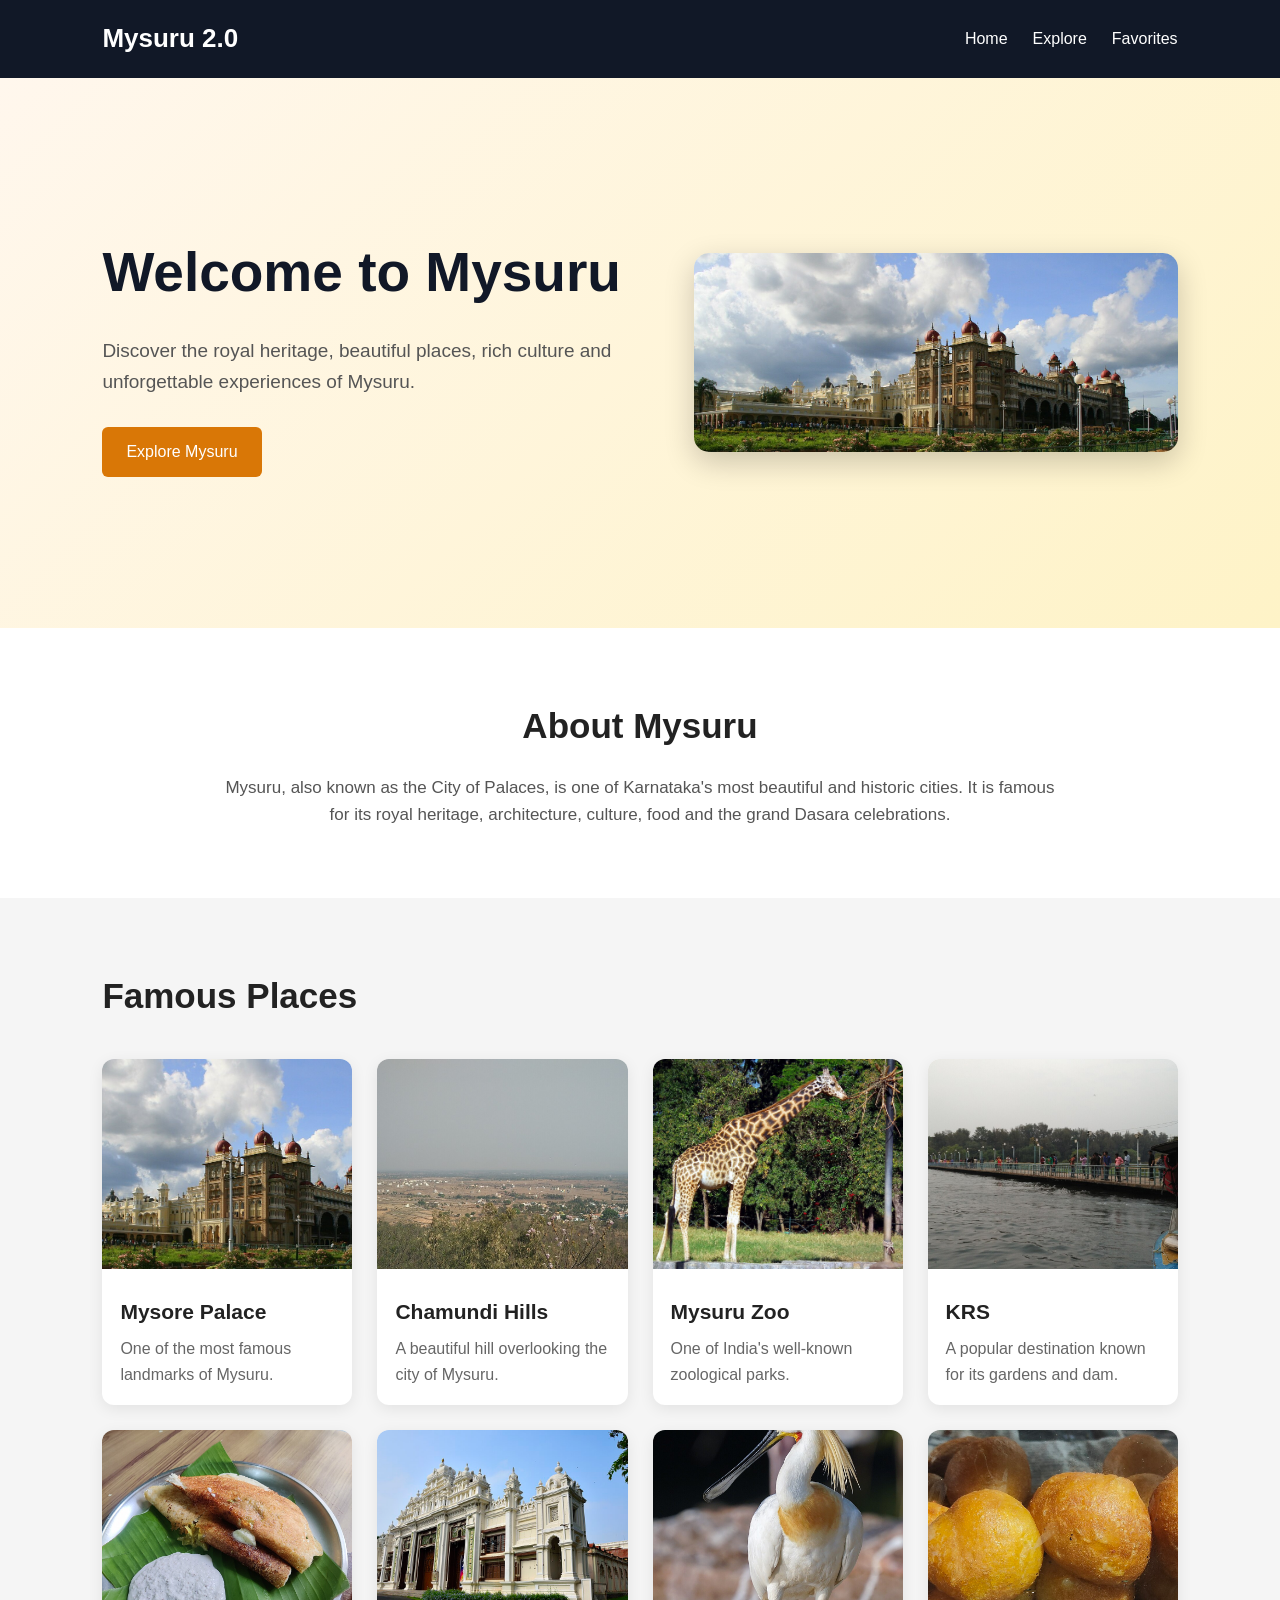
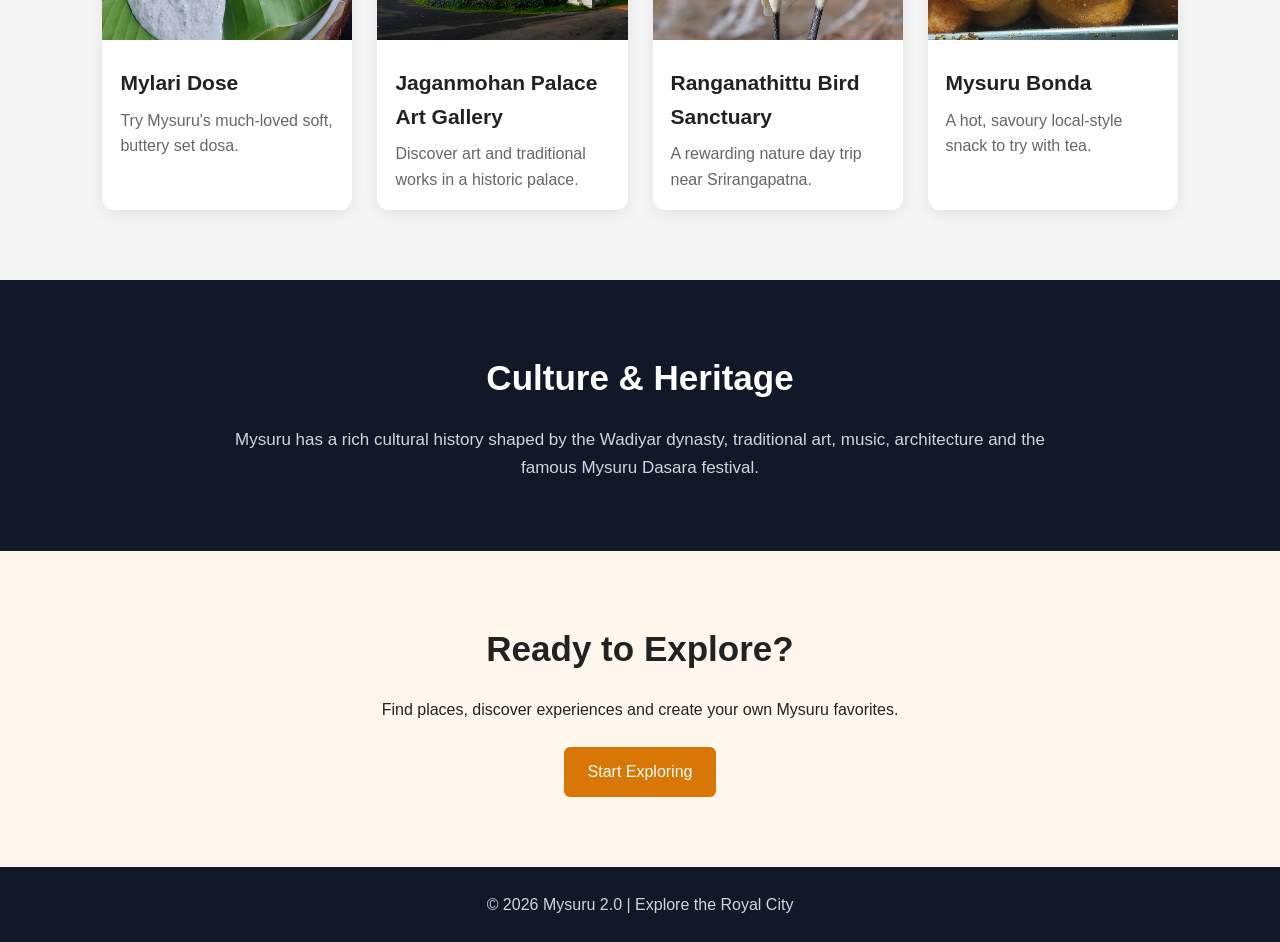
<file: index.html>
<!DOCTYPE html>
<html lang="en">
<head>
    <meta charset="UTF-8">
    <meta name="viewport" content="width=device-width, initial-scale=1.0">
    <title>Mysuru 2.0</title>
    <link rel="stylesheet" href="style.css">
</head>

<body>

    <header>
        <nav>
            <h2>Mysuru 2.0</h2>

            <div>
                <a href="index.html">Home</a>
                <a href="explore.html">Explore</a>
                <a href="favorites.html">Favorites</a>
            </div>
        </nav>
    </header>

    <main>

        <section class="hero">
            <div>
                <h1>Welcome to Mysuru</h1>

                <p>
                    Discover the royal heritage, beautiful places,
                    rich culture and unforgettable experiences of Mysuru.
                </p>

                <a href="explore.html">Explore Mysuru</a>
            </div>

            <img src="images/palace.jpg" alt="Mysore Palace">
        </section>


        <section class="about">
            <h2>About Mysuru</h2>

            <p>
                Mysuru, also known as the City of Palaces, is one of
                Karnataka's most beautiful and historic cities. It is
                famous for its royal heritage, architecture, culture,
                food and the grand Dasara celebrations.
            </p>
        </section>


        <section class="places">
            <h2>Famous Places</h2>

            <div class="place-container">

                <article class="place-card">
                    <img src="images/palace.jpg" alt="Mysore Palace">
                    <h3>Mysore Palace</h3>
                    <p>One of the most famous landmarks of Mysuru.</p>
                </article>

                <article class="place-card">
                    <img src="images/chamundi.jpg" alt="Chamundi Hills">
                    <h3>Chamundi Hills</h3>
                    <p>A beautiful hill overlooking the city of Mysuru.</p>
                </article>

                <article class="place-card">
                    <img src="images/zoo.jpg" alt="Mysuru Zoo">
                    <h3>Mysuru Zoo</h3>
                    <p>One of India's well-known zoological parks.</p>
                </article>

                <article class="place-card">
                    <img src="images/krs.jpg" alt="KRS">
                    <h3>KRS</h3>
                    <p>A popular destination known for its gardens and dam.</p>
                </article>

                <article class="place-card">
                    <img src="images/mylari-dosa.jpg" alt="Mylari set dosa">
                    <h3>Mylari Dose</h3>
                    <p>Try Mysuru's much-loved soft, buttery set dosa.</p>
                </article>

                <article class="place-card">
                    <img src="images/jaganmohan-palace.jpg" alt="Jaganmohan Palace">
                    <h3>Jaganmohan Palace Art Gallery</h3>
                    <p>Discover art and traditional works in a historic palace.</p>
                </article>

                <article class="place-card">
                    <img src="images/ranganathittu.jpg" alt="Waterbirds at Ranganathittu Bird Sanctuary">
                    <h3>Ranganathittu Bird Sanctuary</h3>
                    <p>A rewarding nature day trip near Srirangapatna.</p>
                </article>

                <article class="place-card">
                    <img src="images/mysuru-bonda.jpg" alt="Mysuru bonda snack">
                    <h3>Mysuru Bonda</h3>
                    <p>A hot, savoury local-style snack to try with tea.</p>
                </article>

            </div>
        </section>



        <section class="culture">
            <h2>Culture & Heritage</h2>

            <p>
                Mysuru has a rich cultural history shaped by the Wadiyar
                dynasty, traditional art, music, architecture and the
                famous Mysuru Dasara festival.
            </p>
        </section>



        <section class="explore-section">
            <h2>Ready to Explore?</h2>

            <p>
                Find places, discover experiences and create your own
                Mysuru favorites.
            </p>

            <a href="explore.html">Start Exploring</a>
        </section>

    </main>


    <footer>
        <p>&copy; 2026 Mysuru 2.0 | Explore the Royal City</p>
    </footer>

</body>
</html>
</file>
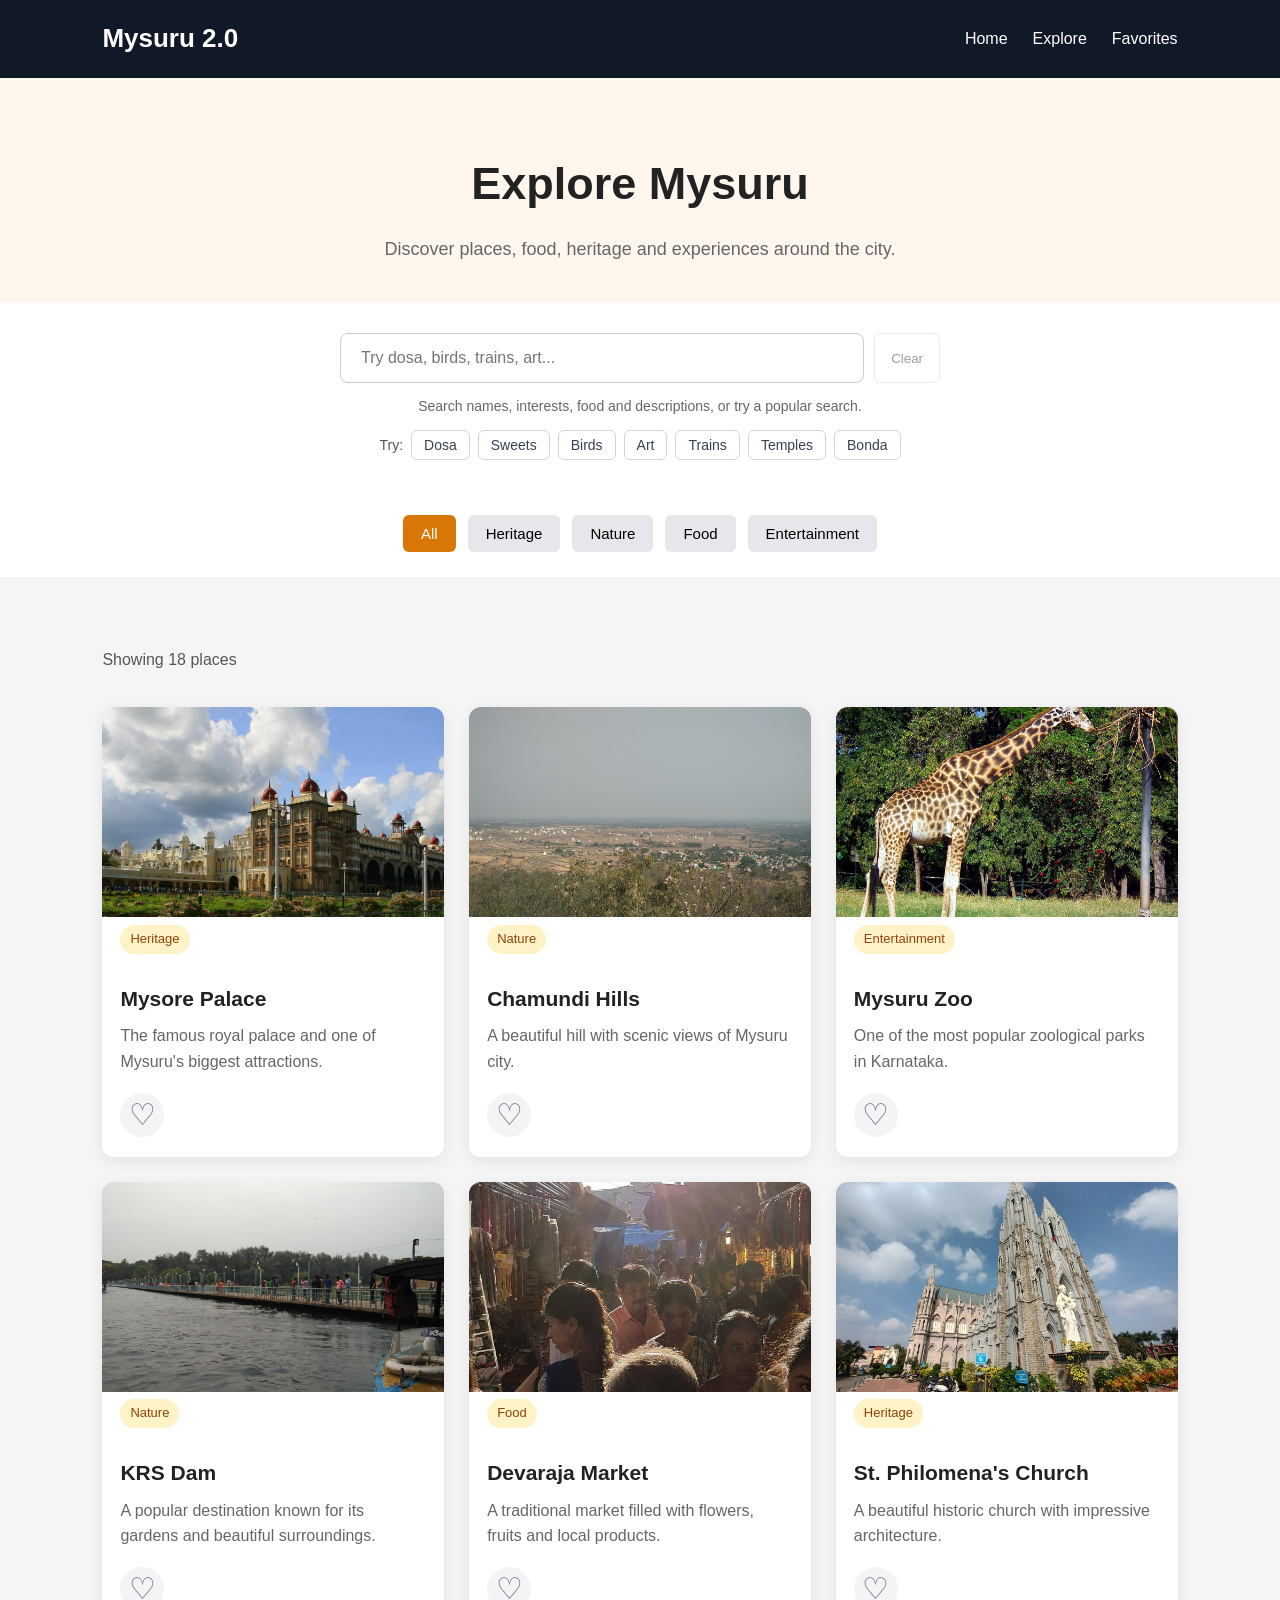
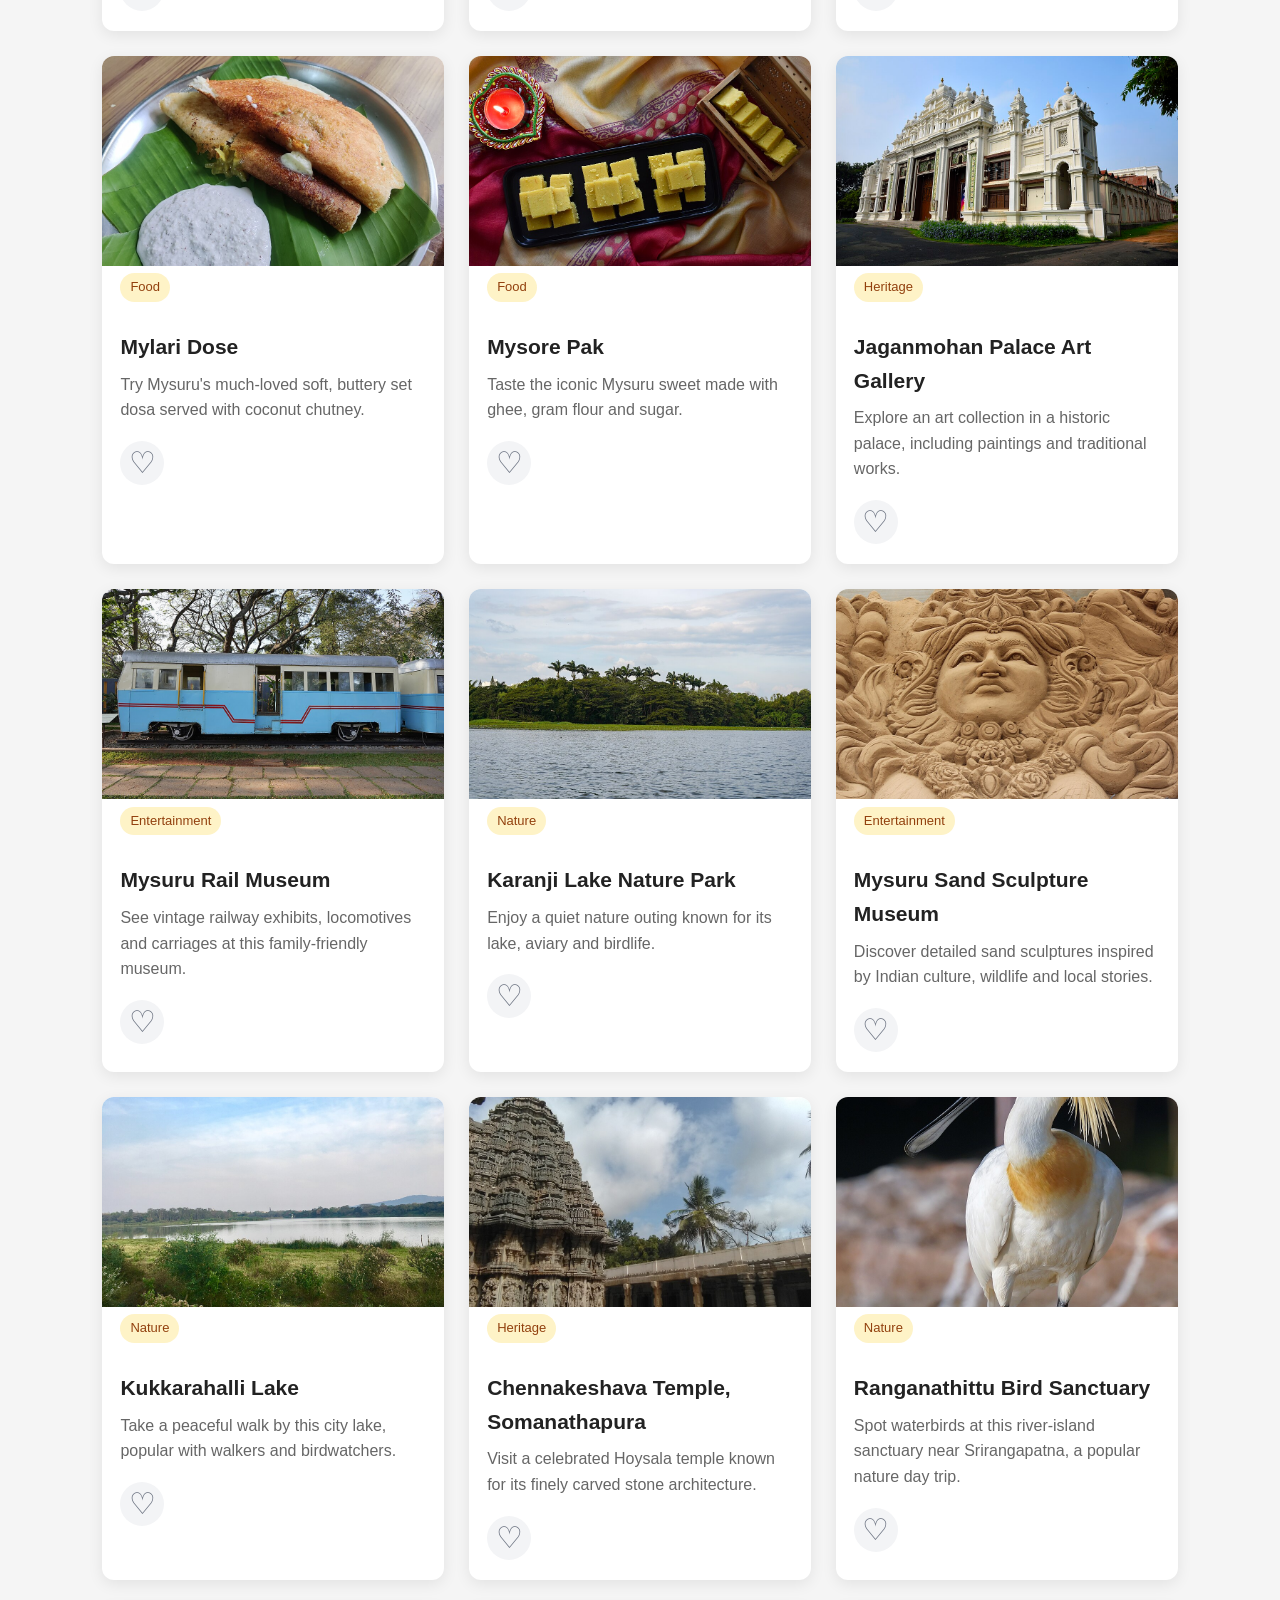
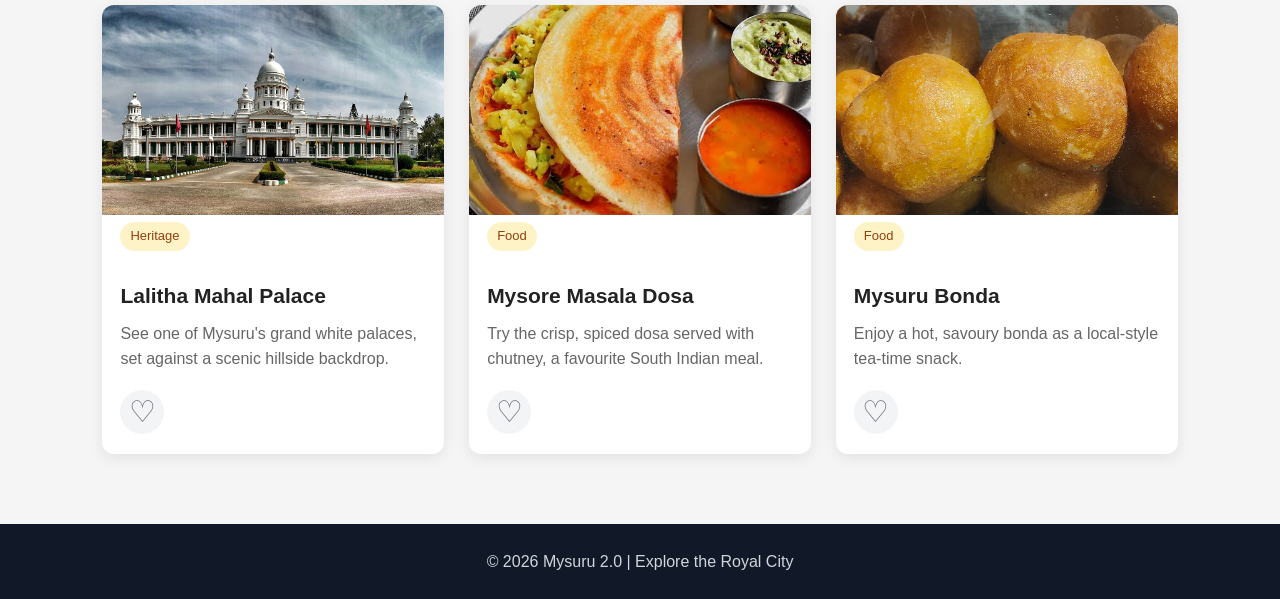
<file: explore.html>
<!DOCTYPE html>
<html lang="en">
<head>
    <meta charset="UTF-8">
    <meta name="viewport" content="width=device-width, initial-scale=1.0">
    <title>Explore Mysuru</title>

    <link rel="stylesheet" href="style.css">
    <script src="script.js" defer></script>
</head>

<body>

    <header>
        <nav>
            <h2>Mysuru 2.0</h2>

            <div>
                <a href="index.html">Home</a>
                <a href="explore.html">Explore</a>
                <a href="favorites.html">Favorites</a>
            </div>
        </nav>
    </header>


    <main>

        <section class="page-heading">
            <h1>Explore Mysuru</h1>

            <p>
                Discover places, food, heritage and experiences
                around the city.
            </p>
        </section>


        <section class="search-section">
            <label class="visually-hidden" for="searchInput">Search the Mysuru guide</label>
            <div class="search-controls">
                <input
                    type="search"
                    id="searchInput"
                    placeholder="Try dosa, birds, trains, art..."
                    aria-describedby="searchHint"
                    autocomplete="off"
                >
                <button id="clearSearch" type="button" disabled>Clear</button>
            </div>
            <p id="searchHint" class="search-hint">Search names, interests, food and descriptions, or try a popular search.</p>
            <div class="quick-searches" aria-label="Popular searches">
                <span>Try:</span>
                <button type="button" data-search="dosa">Dosa</button>
                <button type="button" data-search="sweets">Sweets</button>
                <button type="button" data-search="birds">Birds</button>
                <button type="button" data-search="art">Art</button>
                <button type="button" data-search="trains">Trains</button>
                <button type="button" data-search="temple">Temples</button>
                <button type="button" data-search="bonda">Bonda</button>
            </div>
        </section>


        <section class="categories">

            <button type="button" data-category="All" aria-pressed="true">All</button>
            <button type="button" data-category="Heritage" aria-pressed="false">Heritage</button>
            <button type="button" data-category="Nature" aria-pressed="false">Nature</button>
            <button type="button" data-category="Food" aria-pressed="false">Food</button>
            <button type="button" data-category="Entertainment" aria-pressed="false">Entertainment</button>

        </section>


        <section class="explore-places">

            <p id="resultsSummary" class="results-summary" aria-live="polite"></p>
            <div class="explore-container">

            </div>

        </section>

    </main>


    <footer>
        <p>&copy; 2026 Mysuru 2.0 | Explore the Royal City</p>
    </footer>
</body>
</html>
</file>
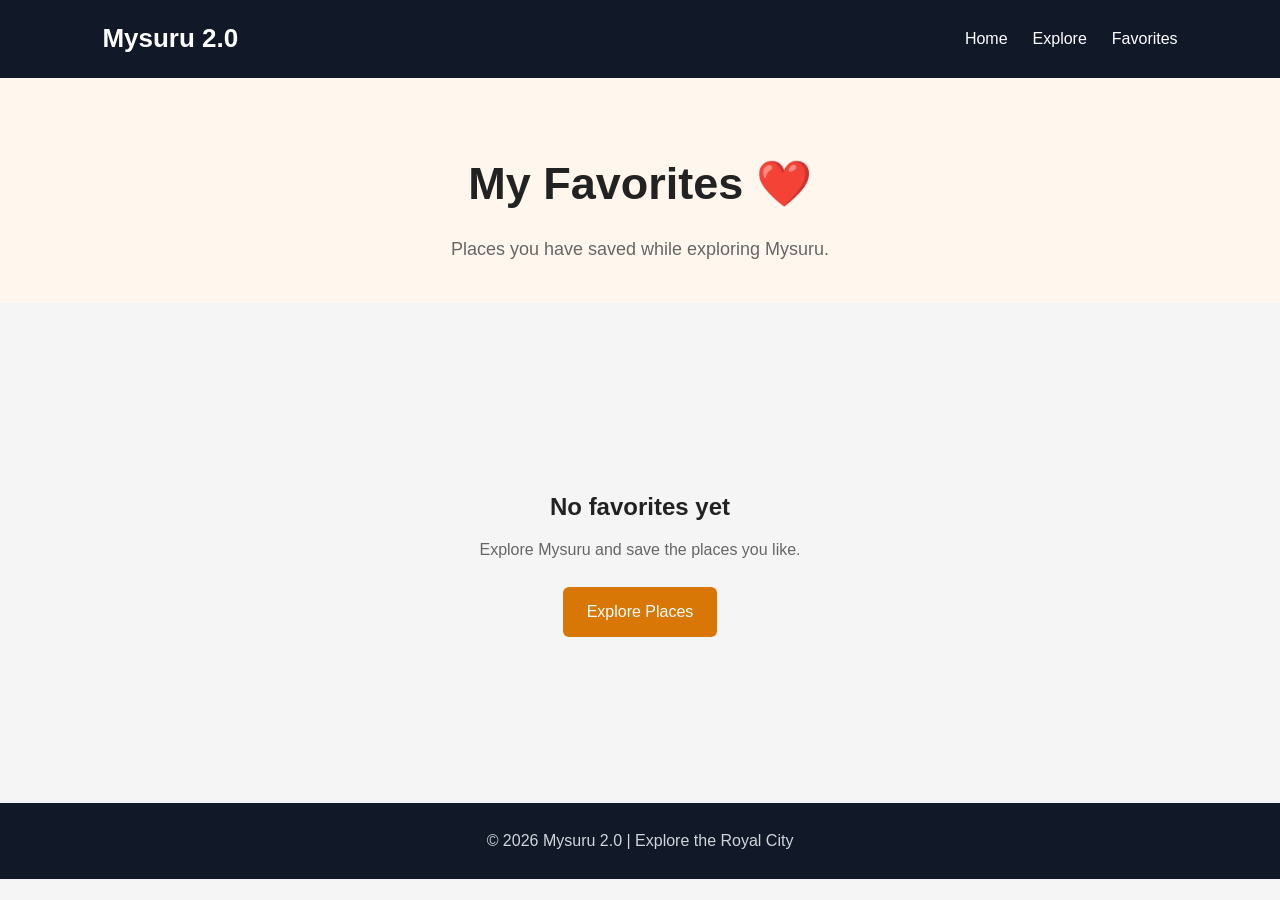
<file: favorites.html>
<!DOCTYPE html>
<html lang="en">
<head>
    <meta charset="UTF-8">
    <meta name="viewport" content="width=device-width, initial-scale=1.0">
    <title>My Favorites</title>

    <link rel="stylesheet" href="style.css">
    <script src="script.js" defer></script>
</head>

<body>

    <header>
        <nav>
            <h2>Mysuru 2.0</h2>

            <div>
                <a href="index.html">Home</a>
                <a href="explore.html">Explore</a>
                <a href="favorites.html">Favorites</a>
            </div>
        </nav>
    </header>


    <main>

        <section class="page-heading">
            <h1>My Favorites ❤️</h1>

            <p>
                Places you have saved while exploring Mysuru.
            </p>
        </section>


        <section class="favorites-section">

            <div id="favoritesContainer" class="explore-container">


            </div>


            <div id="emptyFavorites">

                <h2>No favorites yet</h2>

                <p>
                    Explore Mysuru and save the places you like.
                </p>

                <a href="explore.html">Explore Places</a>

            </div>

        </section>

    </main>


    <footer>
        <p>&copy; 2026 Mysuru 2.0 | Explore the Royal City</p>
    </footer>

</body>
</html>
</file>
<file: style.css>
* {
    margin: 0;
    padding: 0;
    box-sizing: border-box;
}

body {
    font-family: Arial, sans-serif;
    background-color: #f5f5f5;
    color: #222;
    line-height: 1.6;
}

header {
    background-color: #111827;
    padding: 18px 8%;
}

nav {
    display: flex;
    justify-content: space-between;
    align-items: center;
}

nav h2 {
    color: white;
    font-size: 26px;
}

nav div {
    display: flex;
    gap: 25px;
}

nav a {
    color: white;
    text-decoration: none;
    font-size: 16px;
}

nav a:hover {
    color: #f59e0b;
}

.hero {
    min-height: 550px;
    padding: 60px 8%;
    display: flex;
    justify-content: space-between;
    align-items: center;
    gap: 50px;
    background: linear-gradient(135deg, #fff7ed, #fef3c7);
}

.hero div {
    max-width: 550px;
}

.hero h1 {
    font-size: 55px;
    margin-bottom: 20px;
    color: #111827;
}

.hero p {
    font-size: 19px;
    margin-bottom: 30px;
    color: #555;
}

.hero a,
.explore-section a,
#emptyFavorites a {
    display: inline-block;
    padding: 12px 24px;
    background-color: #d97706;
    color: white;
    text-decoration: none;
    border-radius: 6px;
    transition: 0.3s;
}

.hero a:hover,
.explore-section a:hover,
#emptyFavorites a:hover {
    background-color: #92400e;
}

.hero img {
    width: 45%;
    max-width: 600px;
    border-radius: 15px;
    box-shadow: 0 10px 30px rgba(0, 0, 0, 0.2);
}

.about,
.places,
.culture,
.explore-section,
.explore-places,
.favorites-section {
    padding: 70px 8%;
}

.about {
    text-align: center;
    background-color: white;
}

.about h2,
.places h2,
.culture h2,
.explore-section h2 {
    font-size: 35px;
    margin-bottom: 20px;
}

.about p,
.culture p {
    max-width: 850px;
    margin: auto;
    color: #555;
    font-size: 17px;
}

.place-container,
.explore-container {
    display: grid;
    grid-template-columns: repeat(4, 1fr);
    gap: 25px;
    margin-top: 35px;
}

.place-card {
    background-color: white;
    border-radius: 12px;
    overflow: hidden;
    box-shadow: 0 4px 15px rgba(0, 0, 0, 0.08);
    transition: transform 0.3s, box-shadow 0.3s;
}

.place-card:hover {
    transform: translateY(-8px);
    box-shadow: 0 10px 25px rgba(0, 0, 0, 0.15);
}

.place-card img {
    width: 100%;
    height: 210px;
    object-fit: cover;
}

.place-card h3 {
    font-size: 21px;
    margin: 18px 18px 8px;
}

.place-card p {
    margin: 0 18px 18px;
    color: #666;
}

.culture {
    background-color: #111827;
    color: white;
    text-align: center;
}

.culture p {
    color: #d1d5db;
}

.explore-section {
    text-align: center;
    background-color: #fff7ed;
}

.explore-section p {
    margin-bottom: 25px;
}

.page-heading {
    text-align: center;
    padding: 70px 20px 40px;
    background-color: #fff7ed;
}

.page-heading h1 {
    font-size: 45px;
    margin-bottom: 15px;
}

.page-heading p {
    color: #666;
    font-size: 18px;
}

.search-section {
    padding: 30px 8%;
    background-color: white;
    display: flex;
    flex-direction: column;
    justify-content: center;
    align-items: center;
    gap: 12px;
}

#searchInput {
    flex: 1;
    min-width: 0;
    max-width: 100%;
    padding: 15px 20px;
    border: 1px solid #ccc;
    border-radius: 8px;
    font-size: 16px;
    outline: none;
}

#searchInput:focus {
    border-color: #d97706;
}

.search-controls {
    display: flex;
    gap: 10px;
    width: min(600px, 100%);
}

#clearSearch,
.quick-searches button {
    border: 1px solid #d1d5db;
    border-radius: 6px;
    background-color: white;
    padding: 10px 16px;
    color: #374151;
    cursor: pointer;
}

#clearSearch:disabled {
    cursor: default;
    opacity: 0.5;
}

.search-hint {
    color: #666;
    font-size: 14px;
    text-align: center;
}

.quick-searches {
    display: flex;
    flex-wrap: wrap;
    justify-content: center;
    align-items: center;
    gap: 8px;
}

.quick-searches span {
    color: #555;
    font-size: 14px;
}

.quick-searches button {
    padding: 6px 12px;
    font-size: 14px;
}

.quick-searches button:hover,
#clearSearch:not(:disabled):hover {
    border-color: #d97706;
    color: #92400e;
}

.categories {
    display: flex;
    justify-content: center;
    gap: 12px;
    padding: 25px;
    background-color: white;
}

.categories button,
.favorite-btn {
    padding: 10px 18px;
    border: none;
    border-radius: 6px;
    background-color: #e5e7eb;
    cursor: pointer;
    font-size: 15px;
    transition: 0.3s;
}

.favorite-btn {
    display: inline-grid;
    width: 44px;
    height: 44px;
    place-items: center;
    margin-left: 18px;
    padding: 0;
    border-radius: 50%;
    background-color: #f3f4f6;
    color: #6b7280;
    font-size: 30px;
    line-height: 1;
}

.categories button:hover {
    background-color: #d97706;
    color: white;
}

.categories button[aria-pressed="true"] {
    background-color: #d97706;
    color: white;
}

.favorite-btn:hover {
    background-color: #fee2e2;
    color: #dc2626;
}

.favorite-btn.is-favorite {
    color: #dc2626;
}

.favorite-btn.is-favorite:hover {
    color: #b91c1c;
}

.favorite-btn:focus-visible {
    outline: 3px solid #f59e0b;
    outline-offset: 3px;
}

.explore-places {
    background-color: #f5f5f5;
}

.results-summary {
    margin: 0 auto;
    max-width: 1100px;
    color: #555;
}

.explore-container {
    grid-template-columns: repeat(3, 1fr);
}

.explore-container .no-results {
    grid-column: 1 / -1;
    padding: 45px 20px;
    text-align: center;
}

.no-results p {
    margin: 10px 0 20px;
    color: #666;
}

.visually-hidden {
    position: absolute;
    width: 1px;
    height: 1px;
    overflow: hidden;
    clip: rect(0, 0, 0, 0);
    white-space: nowrap;
    clip-path: inset(50%);
}

.explore-container .place-card {
    padding-bottom: 20px;
}

.explore-container .place-card .category {
    display: inline-block;
    margin: 0 18px 10px;
    padding: 4px 10px;
    border-radius: 20px;
    background-color: #fef3c7;
    color: #92400e;
    font-size: 13px;
}

.favorites-section {
    min-height: 500px;
}

#emptyFavorites {
    text-align: center;
    padding: 80px 20px;
}

#emptyFavorites h2 {
    margin-bottom: 10px;
}

#emptyFavorites p {
    color: #666;
    margin-bottom: 25px;
}

footer {
    background-color: #111827;
    color: #d1d5db;
    text-align: center;
    padding: 25px;
}

@media (max-width: 1000px) {
    .place-container {
        grid-template-columns: repeat(2, 1fr);
    }

    .explore-container {
        grid-template-columns: repeat(2, 1fr);
    }

    .hero h1 {
        font-size: 45px;
    }
}

@media (max-width: 700px) {
    header {
        padding: 15px 5%;
    }

    nav {
        flex-direction: column;
        gap: 15px;
    }

    nav div {
        gap: 15px;
    }

    .hero {
        flex-direction: column;
        text-align: center;
        padding: 50px 5%;
    }

    .hero img {
        width: 100%;
    }

    .hero h1 {
        font-size: 38px;
    }

    .place-container,
    .explore-container {
        grid-template-columns: 1fr;
    }

    .categories {
        flex-wrap: wrap;
    }

    .page-heading h1 {
        font-size: 36px;
    }
}
</file>
